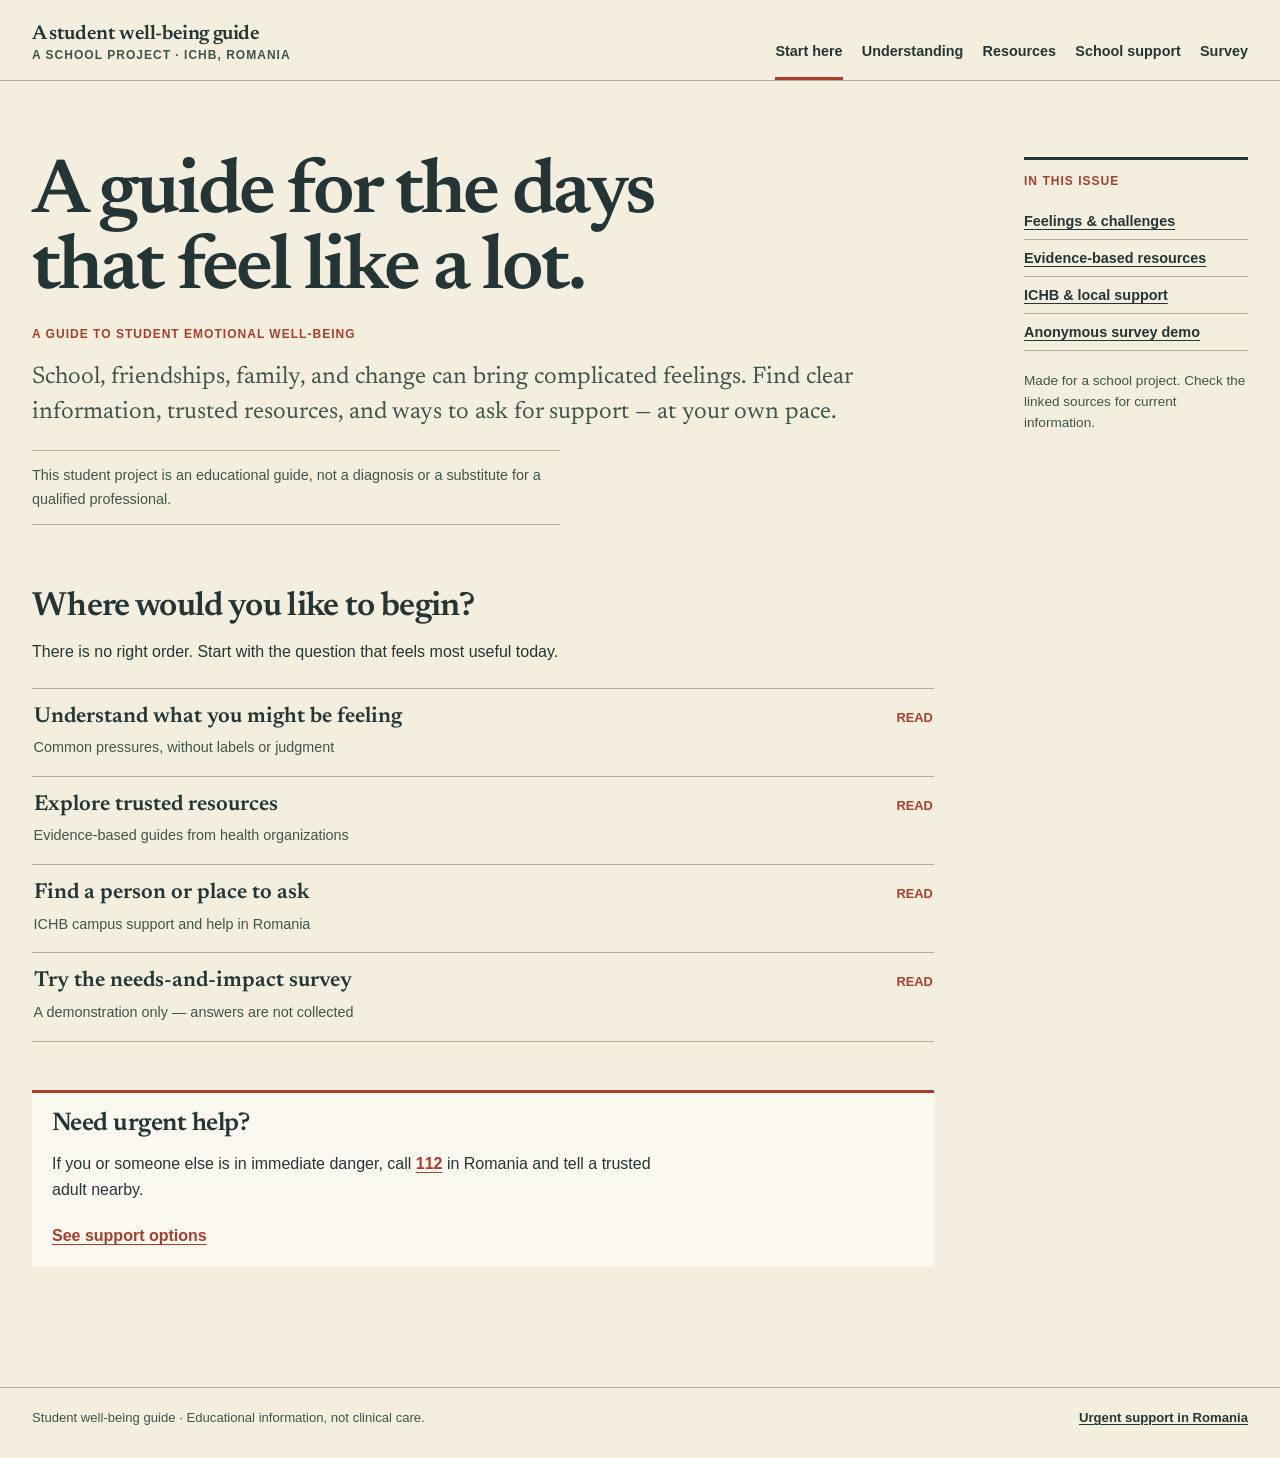
<file: index.html>
<!doctype html>
<html lang="en">
  <head>
    <meta charset="utf-8" />
    <meta name="viewport" content="width=device-width, initial-scale=1" />
    <meta
      name="description"
      content="A student project guide to emotional well-being, trusted resources, and school support."
    />
    <title>A guide for the days that feel like a lot — Student well-being guide</title>
    <link rel="stylesheet" href="styles.css" />
  </head>
  <body>
    <a class="skip-link" href="#main">Skip to content</a>
    <header class="site-header">
      <div class="header-inner">
        <a class="wordmark" href="index.html" aria-label="Student well-being guide, start here">
          <span class="wordmark-title">A student well-being guide</span>
          <span class="wordmark-note">A school project · ICHB, Romania</span>
        </a>
        <nav class="site-nav" aria-label="Primary navigation">
          <a href="index.html" aria-current="page">Start here</a>
          <a href="wellbeing.html">Understanding</a>
          <a href="resources.html">Resources</a>
          <a href="support.html">School support</a>
          <a href="survey.html">Survey</a>
        </nav>
      </div>
    </header>

    <main id="main" class="page-wrap">
      <div class="page-layout home-layout">
        <article class="reading-column">
          <h1>A guide for the days that feel like a lot.</h1>
          <p class="edition-line">A guide to student emotional well-being</p>
          <p class="lead">
            School, friendships, family, and change can bring complicated feelings.
            Find clear information, trusted resources, and ways to ask for support —
            at your own pace.
          </p>
          <p class="intro-note">
            This student project is an educational guide, not a diagnosis or a
            substitute for a qualified professional.
          </p>

          <section class="opening-section" aria-labelledby="start-heading">
            <h2 id="start-heading">Where would you like to begin?</h2>
            <p>
              There is no right order. Start with the question that feels most useful
              today.
            </p>
            <ol class="contents-list">
              <li>
                <a href="wellbeing.html">
                  <span class="list-title">Understand what you might be feeling</span>
                  <span class="list-note">Common pressures, without labels or judgment</span>
                </a>
              </li>
              <li>
                <a href="resources.html">
                  <span class="list-title">Explore trusted resources</span>
                  <span class="list-note">Evidence-based guides from health organizations</span>
                </a>
              </li>
              <li>
                <a href="support.html">
                  <span class="list-title">Find a person or place to ask</span>
                  <span class="list-note">ICHB campus support and help in Romania</span>
                </a>
              </li>
              <li>
                <a href="survey.html">
                  <span class="list-title">Try the needs-and-impact survey</span>
                  <span class="list-note">A demonstration only — answers are not collected</span>
                </a>
              </li>
            </ol>
          </section>

          <aside class="urgent-note" aria-labelledby="urgent-heading">
            <h2 id="urgent-heading">Need urgent help?</h2>
            <p>
              If you or someone else is in immediate danger, call
              <a href="tel:112">112</a> in Romania and tell a trusted adult nearby.
            </p>
            <a class="text-link" href="support.html#urgent-help">See support options</a>
          </aside>
        </article>

        <aside class="contents-rail" aria-label="About this guide">
          <p class="rail-heading">In this issue</p>
          <ul>
            <li><a href="wellbeing.html">Feelings &amp; challenges</a></li>
            <li><a href="resources.html">Evidence-based resources</a></li>
            <li><a href="support.html">ICHB &amp; local support</a></li>
            <li><a href="survey.html">Anonymous survey demo</a></li>
          </ul>
          <p class="rail-note">
            Made for a school project. Check the linked sources for current
            information.
          </p>
        </aside>
      </div>
    </main>

    <footer class="site-footer">
      <div class="footer-inner">
        <p>Student well-being guide · Educational information, not clinical care.</p>
        <a href="support.html#urgent-help">Urgent support in Romania</a>
      </div>
    </footer>
  </body>
</html>
</file>
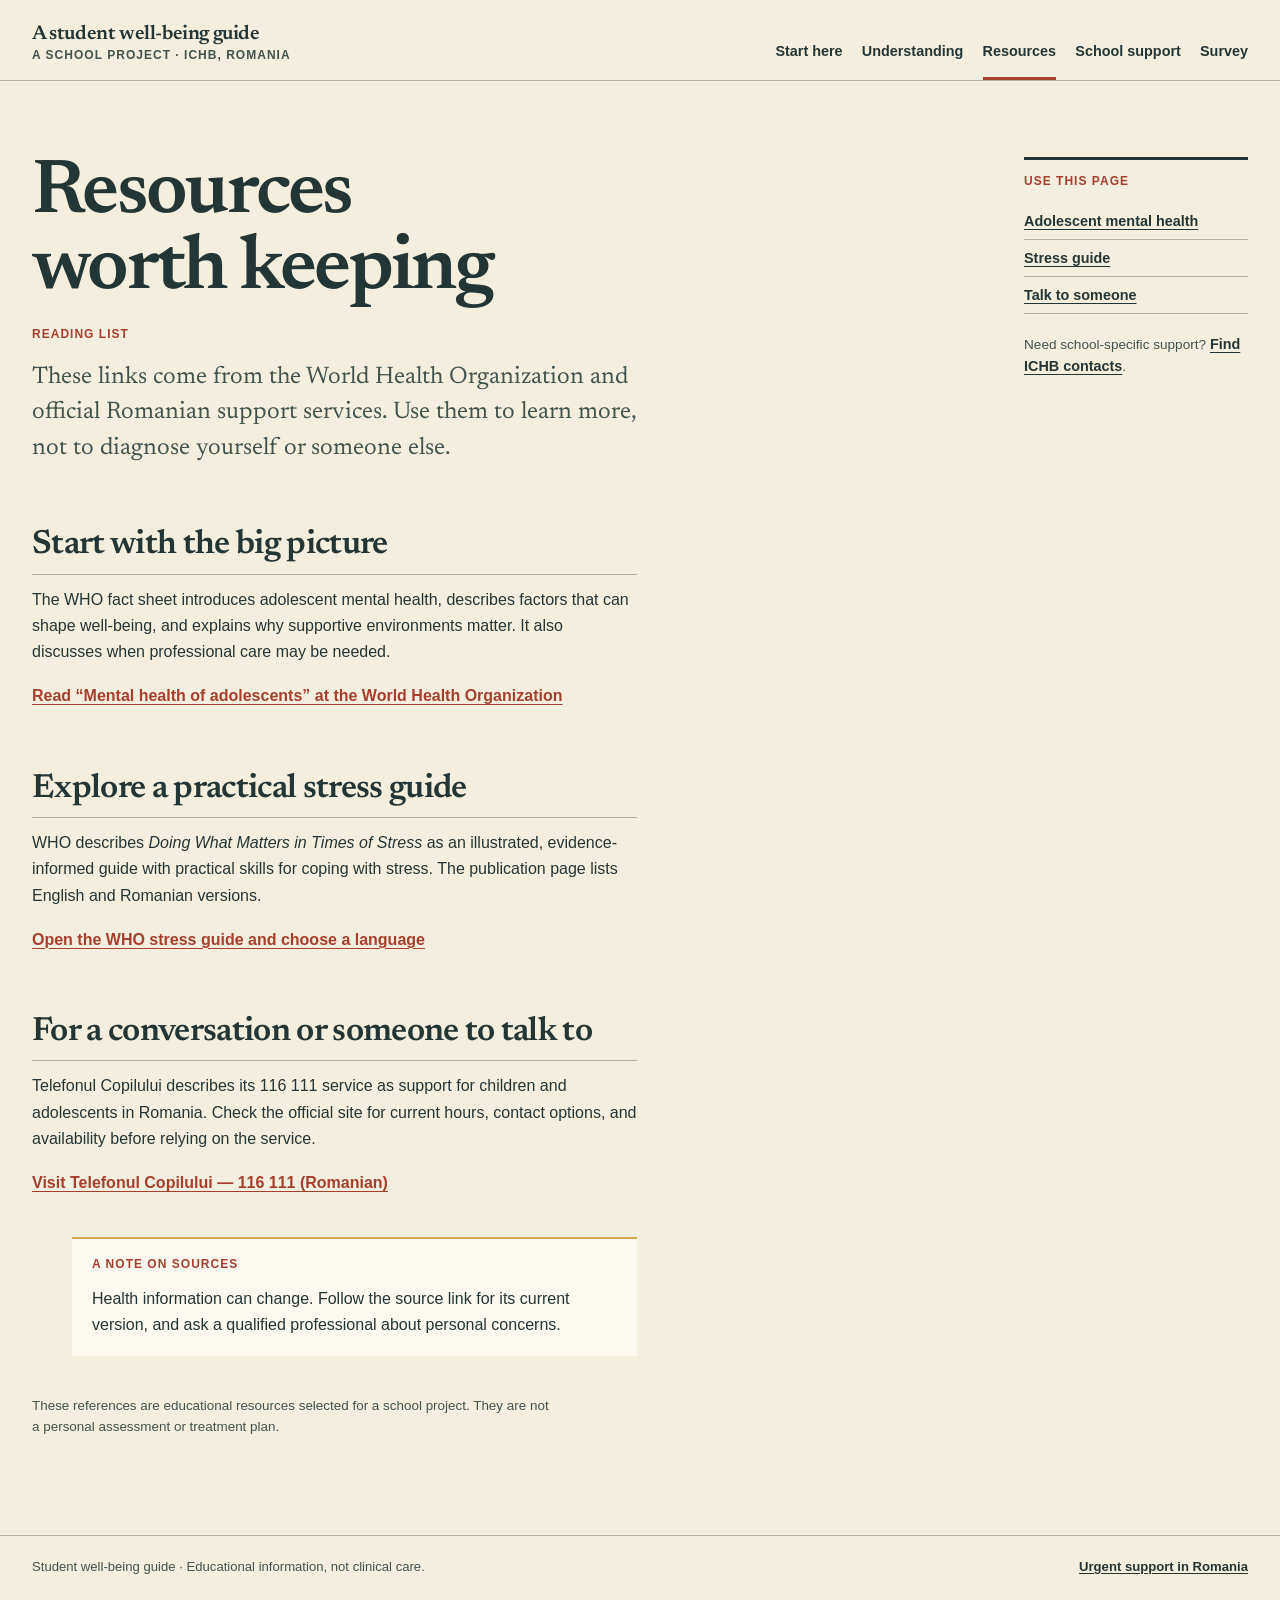
<file: resources.html>
<!doctype html>
<html lang="en">
  <head>
    <meta charset="utf-8" />
    <meta name="viewport" content="width=device-width, initial-scale=1" />
    <meta
      name="description"
      content="Explore trusted, source-attributed resources about adolescent mental health and stress."
    />
    <title>Trusted resources — Student well-being guide</title>
    <link rel="stylesheet" href="styles.css" />
  </head>
  <body>
    <a class="skip-link" href="#main">Skip to content</a>
    <header class="site-header">
      <div class="header-inner">
        <a class="wordmark" href="index.html" aria-label="Student well-being guide, start here">
          <span class="wordmark-title">A student well-being guide</span>
          <span class="wordmark-note">A school project · ICHB, Romania</span>
        </a>
        <nav class="site-nav" aria-label="Primary navigation">
          <a href="index.html">Start here</a>
          <a href="wellbeing.html">Understanding</a>
          <a href="resources.html" aria-current="page">Resources</a>
          <a href="support.html">School support</a>
          <a href="survey.html">Survey</a>
        </nav>
      </div>
    </header>

    <main id="main" class="page-wrap">
      <div class="page-layout">
        <article class="reading-column">
          <h1>Resources worth keeping</h1>
          <p class="edition-line">Reading list</p>
          <p class="lead">
            These links come from the World Health Organization and official
            Romanian support services. Use them to learn more, not to diagnose
            yourself or someone else.
          </p>

          <section class="article-section">
            <h2 id="adolescent-mental-health">Start with the big picture</h2>
            <p>
              The WHO fact sheet introduces adolescent mental health, describes
              factors that can shape well-being, and explains why supportive
              environments matter. It also discusses when professional care may
              be needed.
            </p>
            <p class="resource-link">
              <a href="https://www.who.int/news-room/fact-sheets/detail/adolescent-mental-health">
                Read “Mental health of adolescents” at the World Health Organization
              </a>
            </p>
          </section>

          <section class="article-section">
            <h2 id="stress-guide">Explore a practical stress guide</h2>
            <p>
              WHO describes <em>Doing What Matters in Times of Stress</em> as an
              illustrated, evidence-informed guide with practical skills for
              coping with stress. The publication page lists English and Romanian
              versions.
            </p>
            <p class="resource-link">
              <a href="https://www.who.int/publications/i/item/9789240003927">
                Open the WHO stress guide and choose a language
              </a>
            </p>
          </section>

          <section class="article-section">
            <h2 id="talk-to-someone">For a conversation or someone to talk to</h2>
            <p>
              Telefonul Copilului describes its 116 111 service as support for
              children and adolescents in Romania. Check the official site for
              current hours, contact options, and availability before relying on
              the service.
            </p>
            <p class="resource-link">
              <a href="https://116111.ro/">
                Visit Telefonul Copilului — 116 111 (Romanian)
              </a>
            </p>
          </section>

          <aside class="margin-note">
            <p class="rail-heading">A note on sources</p>
            <p>
              Health information can change. Follow the source link for its
              current version, and ask a qualified professional about personal
              concerns.
            </p>
          </aside>

          <p class="source-note">
            These references are educational resources selected for a school
            project. They are not a personal assessment or treatment plan.
          </p>
        </article>

        <aside class="contents-rail" aria-label="Resource notes">
          <p class="rail-heading">Use this page</p>
          <ul>
            <li><a href="#adolescent-mental-health">Adolescent mental health</a></li>
            <li><a href="#stress-guide">Stress guide</a></li>
            <li><a href="#talk-to-someone">Talk to someone</a></li>
          </ul>
          <p class="rail-note">
            Need school-specific support?
            <a href="support.html">Find ICHB contacts</a>.
          </p>
        </aside>
      </div>
    </main>

    <footer class="site-footer">
      <div class="footer-inner">
        <p>Student well-being guide · Educational information, not clinical care.</p>
        <a href="support.html#urgent-help">Urgent support in Romania</a>
      </div>
    </footer>
  </body>
</html>
</file>
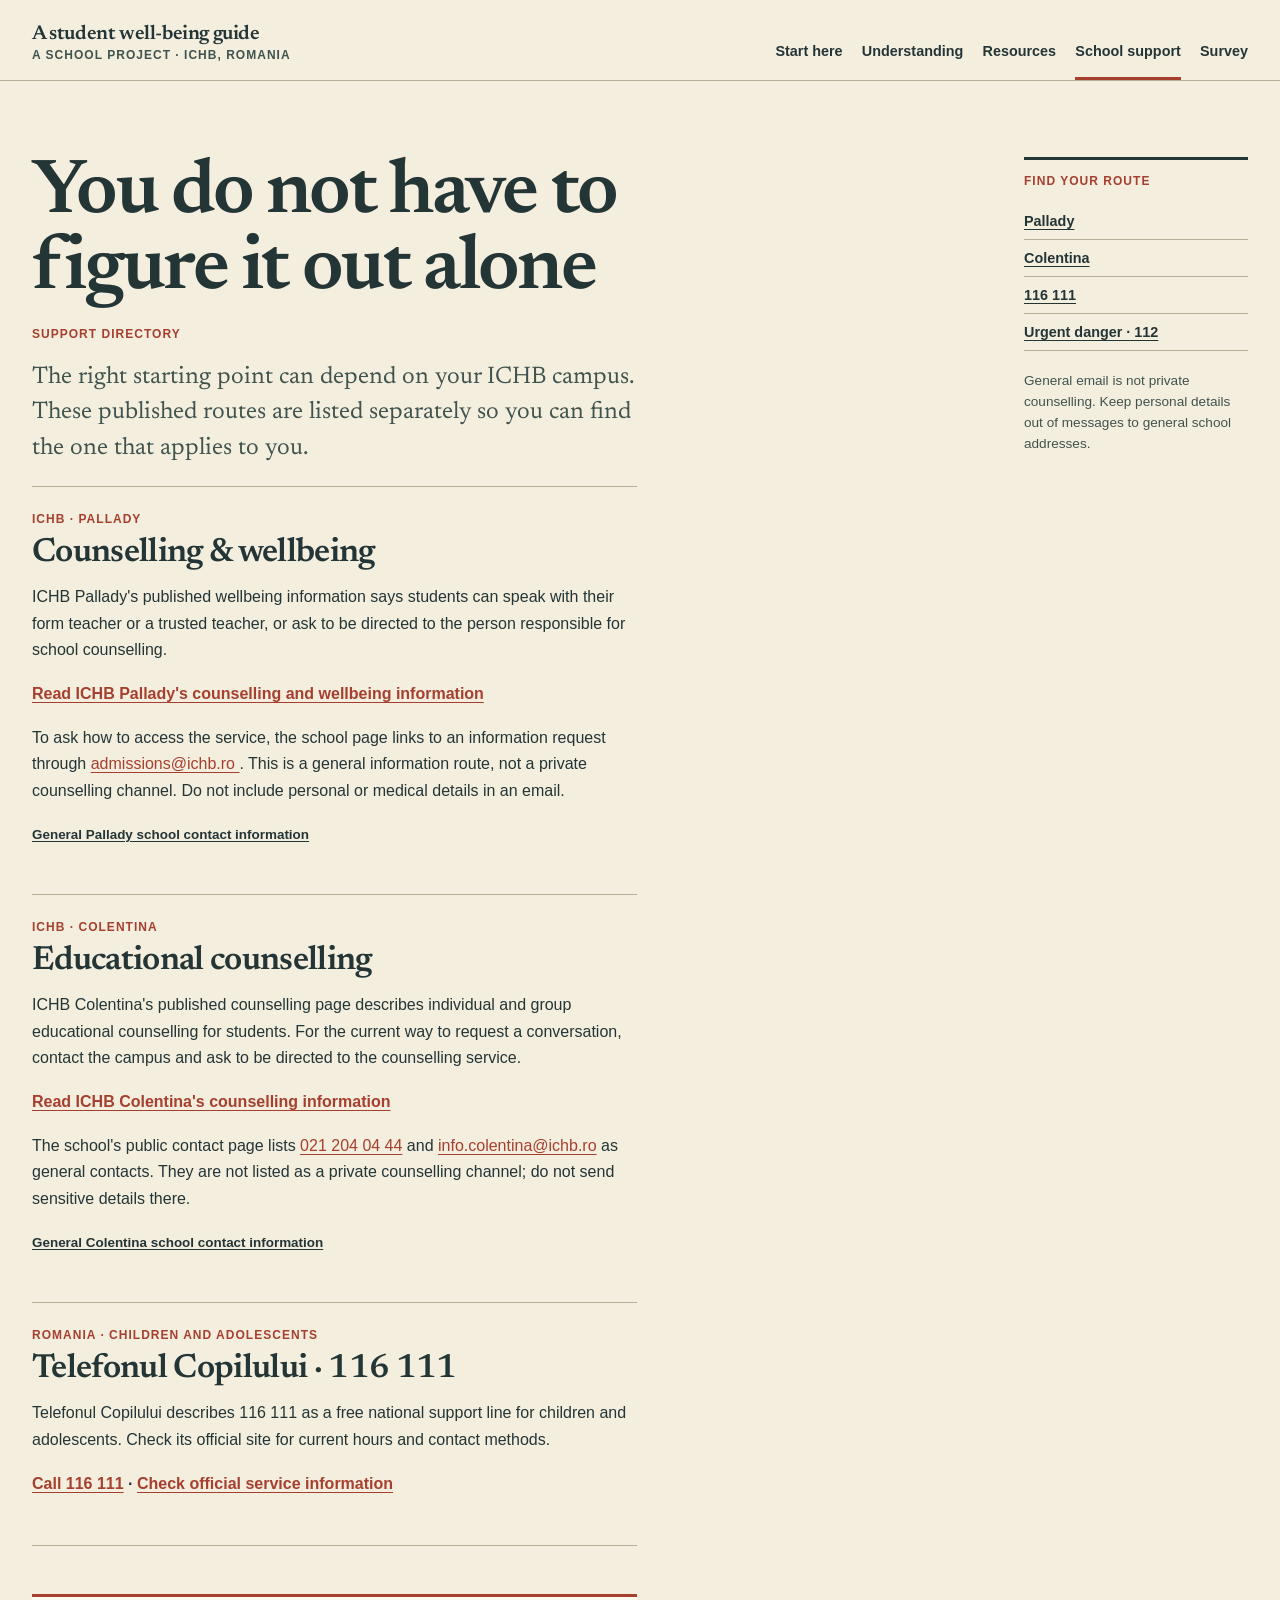
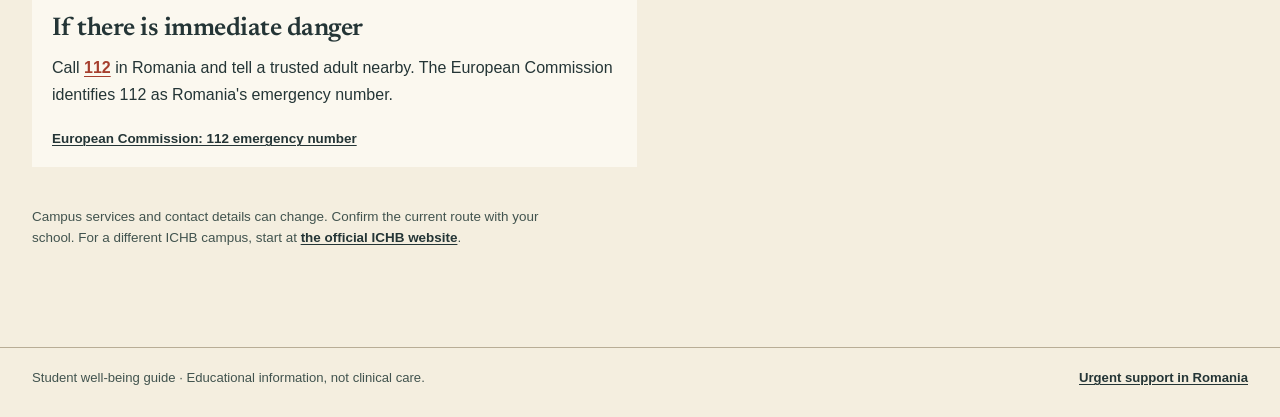
<file: support.html>
<!doctype html>
<html lang="en">
  <head>
    <meta charset="utf-8" />
    <meta name="viewport" content="width=device-width, initial-scale=1" />
    <meta
      name="description"
      content="Verified school support routes for ICHB Pallady and Colentina, plus Romanian child and emergency help."
    />
    <title>School support — Student well-being guide</title>
    <link rel="stylesheet" href="styles.css" />
  </head>
  <body>
    <a class="skip-link" href="#main">Skip to content</a>
    <header class="site-header">
      <div class="header-inner">
        <a class="wordmark" href="index.html" aria-label="Student well-being guide, start here">
          <span class="wordmark-title">A student well-being guide</span>
          <span class="wordmark-note">A school project · ICHB, Romania</span>
        </a>
        <nav class="site-nav" aria-label="Primary navigation">
          <a href="index.html">Start here</a>
          <a href="wellbeing.html">Understanding</a>
          <a href="resources.html">Resources</a>
          <a href="support.html" aria-current="page">School support</a>
          <a href="survey.html">Survey</a>
        </nav>
      </div>
    </header>

    <main id="main" class="page-wrap">
      <div class="page-layout">
        <article class="reading-column">
          <h1>You do not have to figure it out alone</h1>
          <p class="edition-line">Support directory</p>
          <p class="lead">
            The right starting point can depend on your ICHB campus. These
            published routes are listed separately so you can find the one that
            applies to you.
          </p>

          <section class="directory-entry" aria-labelledby="pallady-heading">
            <p class="entry-label">ICHB · Pallady</p>
            <h2 id="pallady-heading">Counselling &amp; wellbeing</h2>
            <p>
              ICHB Pallady's published wellbeing information says students can
              speak with their form teacher or a trusted teacher, or ask to be
              directed to the person responsible for school counselling.
            </p>
            <p class="resource-link">
              <a href="https://pallady.ichb.ro/consiliere-wellbeing/">
                Read ICHB Pallady's counselling and wellbeing information
              </a>
            </p>
            <p>
              To ask how to access the service, the school page links to an
              information request through
              <a href="mailto:admissions@ichb.ro?subject=School%20counselling%20information">
                admissions@ichb.ro
              </a>.
              This is a general information route, not a private counselling
              channel. Do not include personal or medical details in an email.
            </p>
            <p class="source-note">
              <a href="https://pallady.ichb.ro/contact/">
                General Pallady school contact information
              </a>
            </p>
          </section>

          <section class="directory-entry" aria-labelledby="colentina-heading">
            <p class="entry-label">ICHB · Colentina</p>
            <h2 id="colentina-heading">Educational counselling</h2>
            <p>
              ICHB Colentina's published counselling page describes individual
              and group educational counselling for students. For the current
              way to request a conversation, contact the campus and ask to be
              directed to the counselling service.
            </p>
            <p class="resource-link">
              <a href="https://colentina.ichb.ro/consilier/">
                Read ICHB Colentina's counselling information
              </a>
            </p>
            <p>
              The school's public contact page lists
              <a href="tel:+40212040444">021 204 04 44</a> and
              <a href="mailto:info.colentina@ichb.ro">info.colentina@ichb.ro</a>
              as general contacts. They are not listed as a private counselling
              channel; do not send sensitive details there.
            </p>
            <p class="source-note">
              <a href="https://colentina.ichb.ro/contact/">
                General Colentina school contact information
              </a>
            </p>
          </section>

          <section class="directory-entry" aria-labelledby="national-heading">
            <p class="entry-label">Romania · Children and adolescents</p>
            <h2 id="national-heading">Telefonul Copilului · 116 111</h2>
            <p>
              Telefonul Copilului describes 116 111 as a free national support
              line for children and adolescents. Check its official site for
              current hours and contact methods.
            </p>
            <p class="resource-link">
              <a href="tel:116111">Call 116 111</a>
              <span aria-hidden="true"> · </span>
              <a href="https://116111.ro/">Check official service information</a>
            </p>
          </section>

          <aside class="urgent-note" id="urgent-help" aria-labelledby="urgent-heading">
            <h2 id="urgent-heading">If there is immediate danger</h2>
            <p>
              Call <a href="tel:112">112</a> in Romania and tell a trusted adult
              nearby. The European Commission identifies 112 as Romania's
              emergency number.
            </p>
            <p class="source-note">
              <a href="https://digital-strategy.ec.europa.eu/en/policies/112">
                European Commission: 112 emergency number
              </a>
            </p>
          </aside>

          <p class="source-note">
            Campus services and contact details can change. Confirm the current
            route with your school. For a different ICHB campus, start at
            <a href="https://ichb.ro/">the official ICHB website</a>.
          </p>
        </article>

        <aside class="contents-rail" aria-label="Support guide">
          <p class="rail-heading">Find your route</p>
          <ul>
            <li><a href="#pallady-heading">Pallady</a></li>
            <li><a href="#colentina-heading">Colentina</a></li>
            <li><a href="#national-heading">116 111</a></li>
            <li><a href="#urgent-help">Urgent danger · 112</a></li>
          </ul>
          <p class="rail-note">
            General email is not private counselling. Keep personal details out
            of messages to general school addresses.
          </p>
        </aside>
      </div>
    </main>

    <footer class="site-footer">
      <div class="footer-inner">
        <p>Student well-being guide · Educational information, not clinical care.</p>
        <a href="#urgent-help">Urgent support in Romania</a>
      </div>
    </footer>
  </body>
</html>
</file>
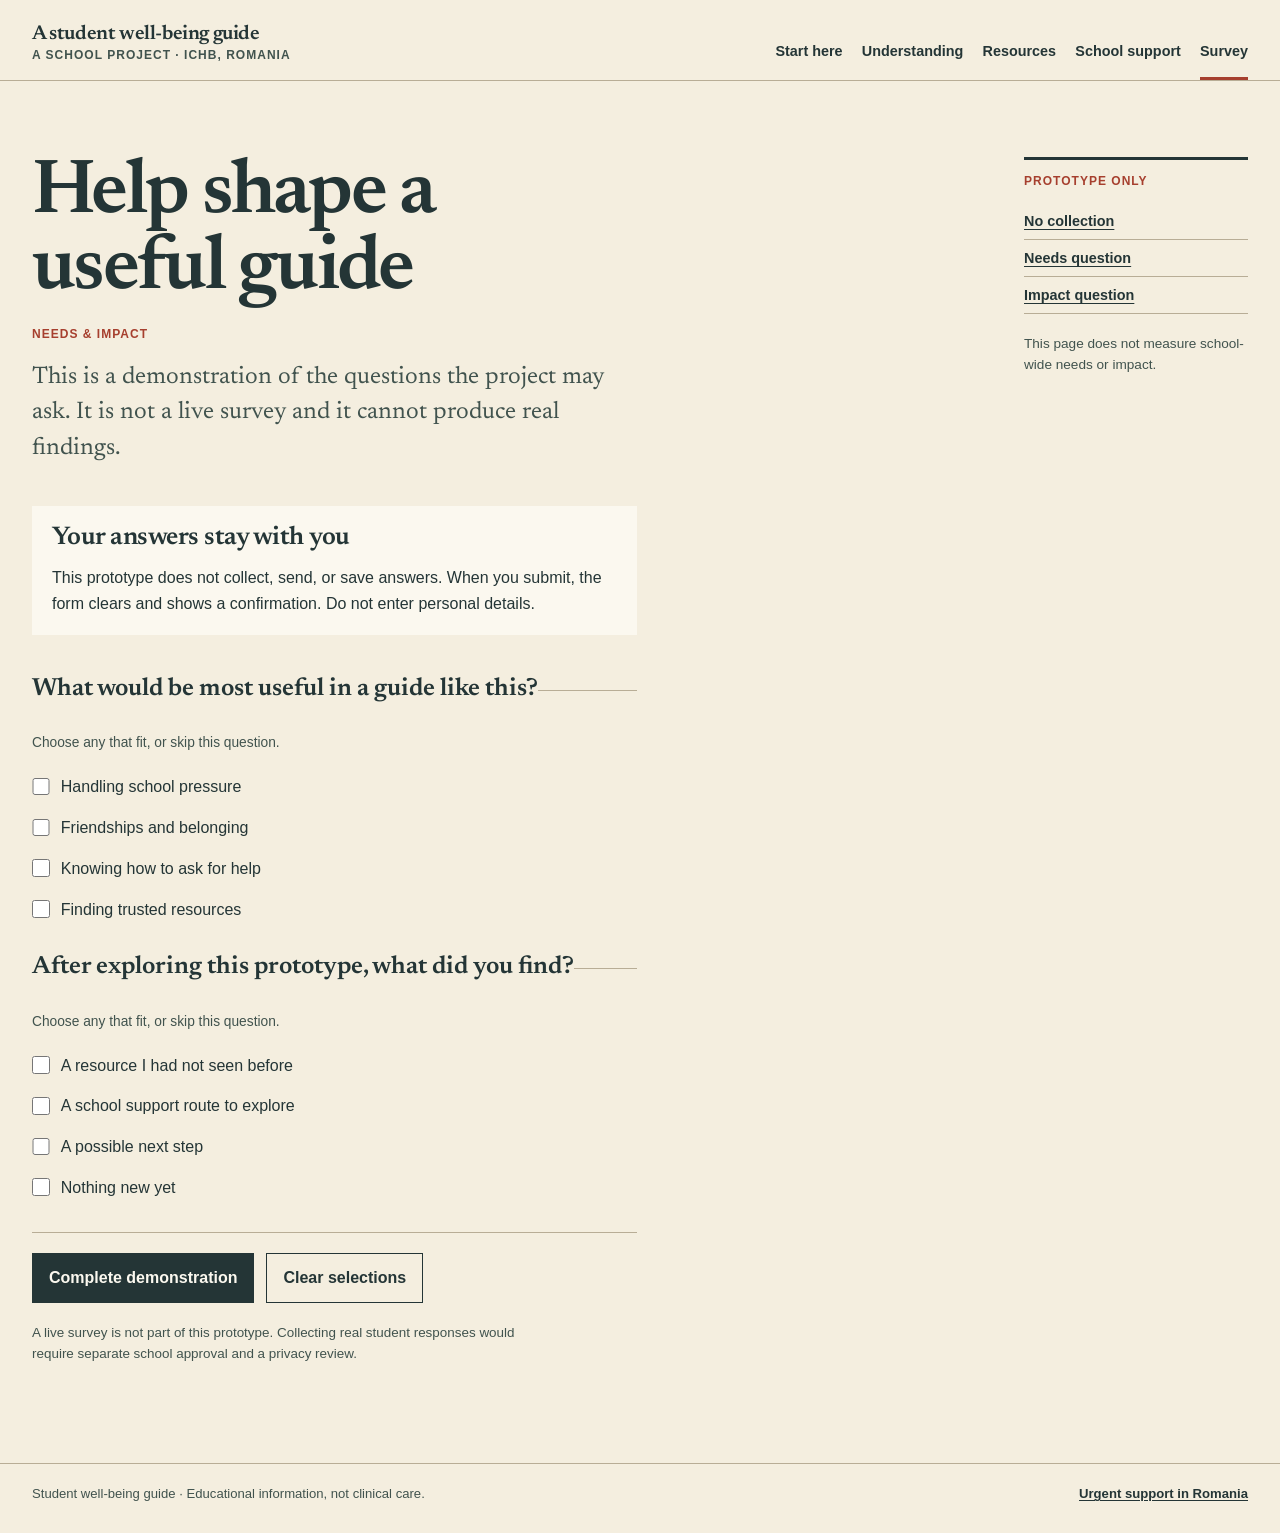
<file: survey.html>
<!doctype html>
<html lang="en">
  <head>
    <meta charset="utf-8" />
    <meta name="viewport" content="width=device-width, initial-scale=1" />
    <meta
      name="description"
      content="Try a private, non-collecting demonstration of the project's student needs-and-impact survey."
    />
    <title>Survey demonstration — Student well-being guide</title>
    <link rel="stylesheet" href="styles.css" />
    <script src="survey.js" defer></script>
  </head>
  <body>
    <a class="skip-link" href="#main">Skip to content</a>
    <header class="site-header">
      <div class="header-inner">
        <a class="wordmark" href="index.html" aria-label="Student well-being guide, start here">
          <span class="wordmark-title">A student well-being guide</span>
          <span class="wordmark-note">A school project · ICHB, Romania</span>
        </a>
        <nav class="site-nav" aria-label="Primary navigation">
          <a href="index.html">Start here</a>
          <a href="wellbeing.html">Understanding</a>
          <a href="resources.html">Resources</a>
          <a href="support.html">School support</a>
          <a href="survey.html" aria-current="page">Survey</a>
        </nav>
      </div>
    </header>

    <main id="main" class="page-wrap">
      <div class="page-layout">
        <article class="reading-column">
          <h1>Help shape a useful guide</h1>
          <p class="edition-line">Needs &amp; impact</p>
          <p class="lead">
            This is a demonstration of the questions the project may ask. It is
            not a live survey and it cannot produce real findings.
          </p>

          <aside class="privacy-note" aria-labelledby="privacy-heading">
            <h2 id="privacy-heading">Your answers stay with you</h2>
            <p>
              This prototype does not collect, send, or save answers. When you
              submit, the form clears and shows a confirmation. Do not enter
              personal details.
            </p>
          </aside>

          <form class="survey-form" data-survey-form>
            <fieldset class="survey-question" id="needs-question" data-survey-fields disabled>
              <legend>What would be most useful in a guide like this?</legend>
              <p class="field-hint">Choose any that fit, or skip this question.</p>
              <label class="choice-row">
                <input type="checkbox" name="needs" value="school-pressure" />
                <span>Handling school pressure</span>
              </label>
              <label class="choice-row">
                <input type="checkbox" name="needs" value="friendships" />
                <span>Friendships and belonging</span>
              </label>
              <label class="choice-row">
                <input type="checkbox" name="needs" value="asking-for-help" />
                <span>Knowing how to ask for help</span>
              </label>
              <label class="choice-row">
                <input type="checkbox" name="needs" value="trusted-resources" />
                <span>Finding trusted resources</span>
              </label>
            </fieldset>

            <fieldset class="survey-question" id="impact-question" data-survey-fields disabled>
              <legend>After exploring this prototype, what did you find?</legend>
              <p class="field-hint">Choose any that fit, or skip this question.</p>
              <label class="choice-row">
                <input type="checkbox" name="impact" value="new-resource" />
                <span>A resource I had not seen before</span>
              </label>
              <label class="choice-row">
                <input type="checkbox" name="impact" value="school-route" />
                <span>A school support route to explore</span>
              </label>
              <label class="choice-row">
                <input type="checkbox" name="impact" value="next-step" />
                <span>A possible next step</span>
              </label>
              <label class="choice-row">
                <input type="checkbox" name="impact" value="nothing-new" />
                <span>Nothing new yet</span>
              </label>
            </fieldset>

            <div class="form-actions">
              <button class="button button-primary" type="submit" data-survey-submit disabled>
                Complete demonstration
              </button>
              <button class="button button-quiet" type="reset">Clear selections</button>
            </div>
            <p class="survey-status" data-survey-status role="status" aria-live="polite" tabindex="-1" hidden>
              Thanks for trying the demonstration. Nothing was sent or saved.
            </p>
          </form>

          <noscript>
            <p class="privacy-note">
              JavaScript is needed to try this demonstration. The questions stay
              disabled without it, so no answers can be submitted.
            </p>
          </noscript>

          <p class="source-note">
            A live survey is not part of this prototype. Collecting real student
            responses would require separate school approval and a privacy review.
          </p>
        </article>

        <aside class="contents-rail" aria-label="Survey information">
          <p class="rail-heading">Prototype only</p>
          <ul>
            <li><a href="#privacy-heading">No collection</a></li>
            <li><a href="#needs-question">Needs question</a></li>
            <li><a href="#impact-question">Impact question</a></li>
          </ul>
          <p class="rail-note">
            This page does not measure school-wide needs or impact.
          </p>
        </aside>
      </div>
    </main>

    <footer class="site-footer">
      <div class="footer-inner">
        <p>Student well-being guide · Educational information, not clinical care.</p>
        <a href="support.html#urgent-help">Urgent support in Romania</a>
      </div>
    </footer>
  </body>
</html>
</file>
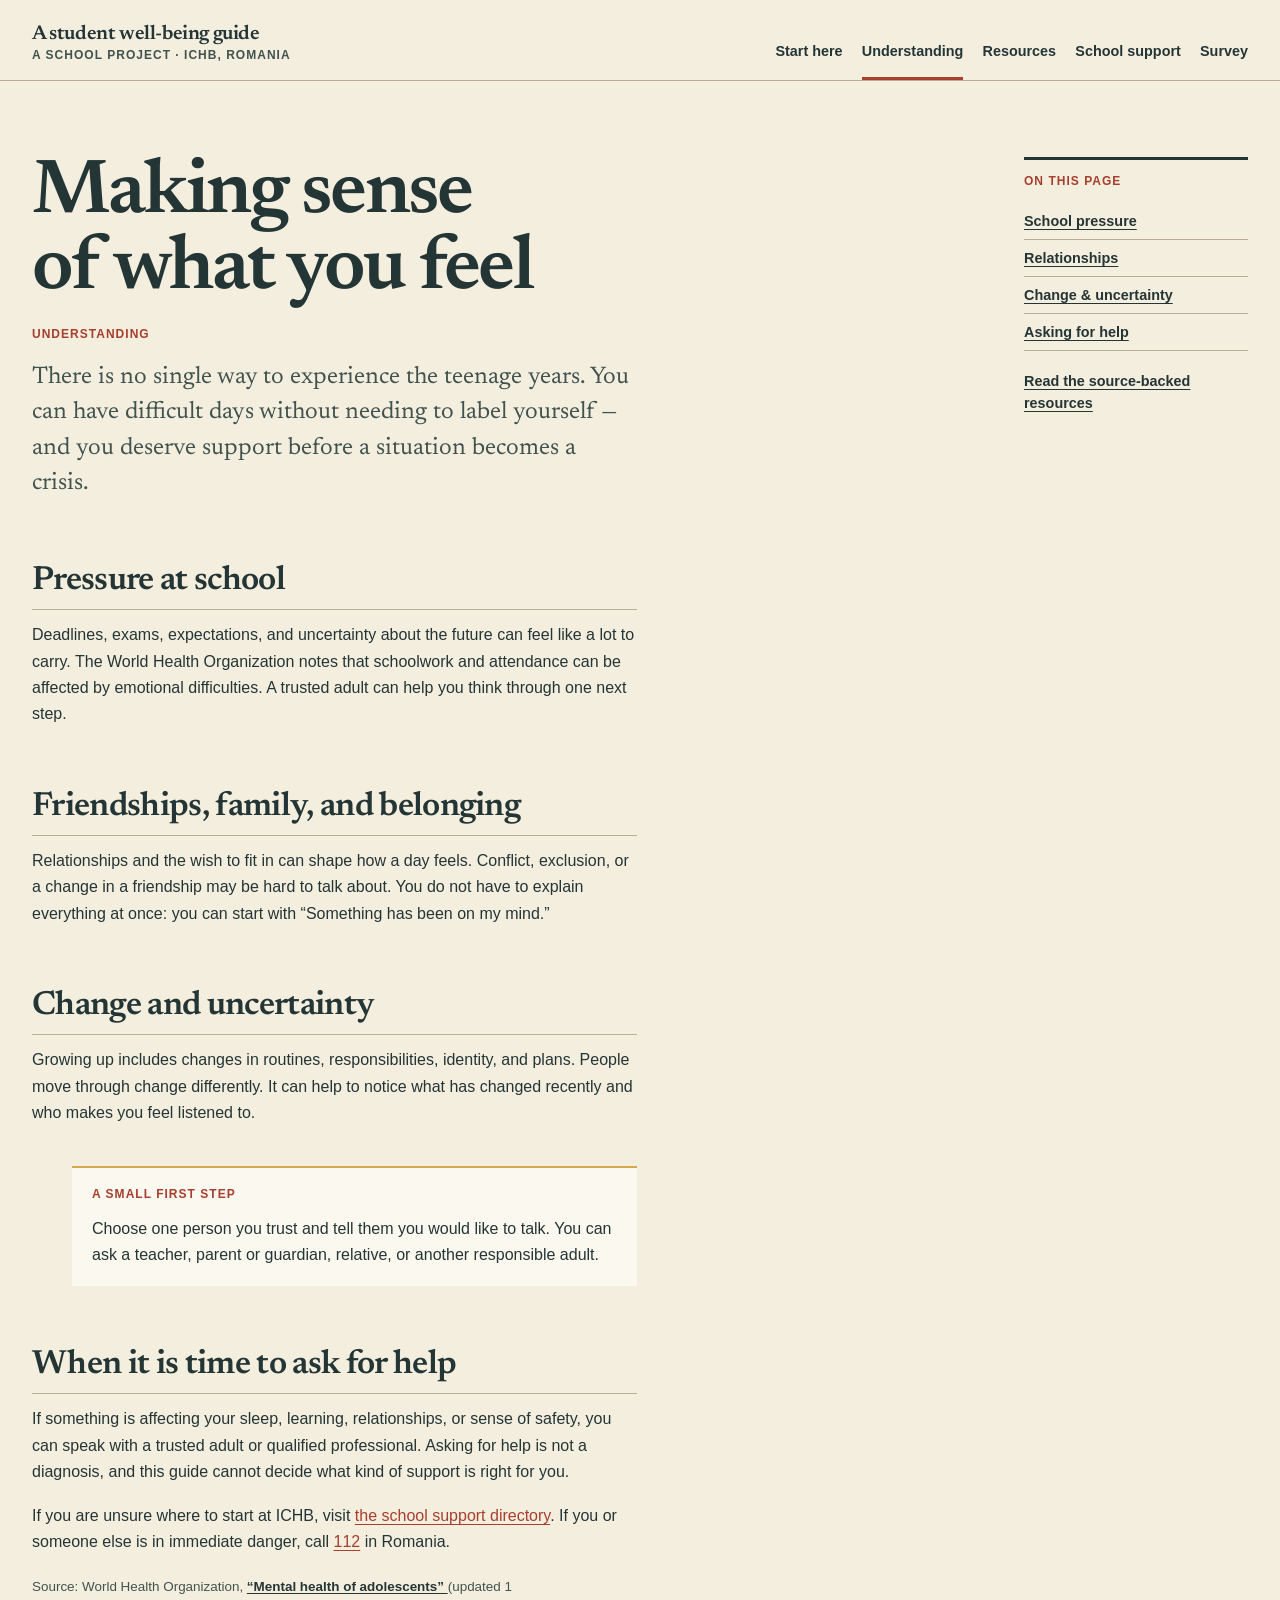
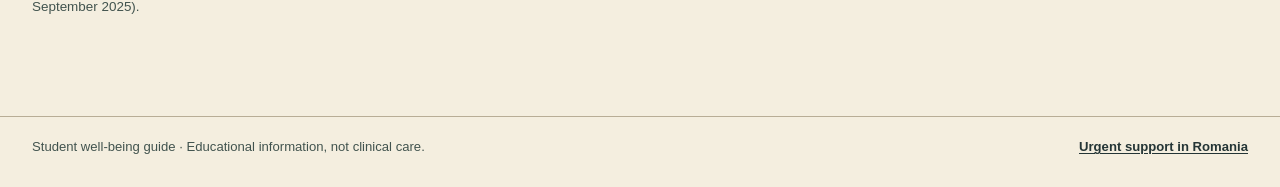
<file: wellbeing.html>
<!doctype html>
<html lang="en">
  <head>
    <meta charset="utf-8" />
    <meta name="viewport" content="width=device-width, initial-scale=1" />
    <meta
      name="description"
      content="A nonjudgmental introduction to common emotional pressures faced by teenagers."
    />
    <title>Understanding emotions — Student well-being guide</title>
    <link rel="stylesheet" href="styles.css" />
  </head>
  <body>
    <a class="skip-link" href="#main">Skip to content</a>
    <header class="site-header">
      <div class="header-inner">
        <a class="wordmark" href="index.html" aria-label="Student well-being guide, start here">
          <span class="wordmark-title">A student well-being guide</span>
          <span class="wordmark-note">A school project · ICHB, Romania</span>
        </a>
        <nav class="site-nav" aria-label="Primary navigation">
          <a href="index.html">Start here</a>
          <a href="wellbeing.html" aria-current="page">Understanding</a>
          <a href="resources.html">Resources</a>
          <a href="support.html">School support</a>
          <a href="survey.html">Survey</a>
        </nav>
      </div>
    </header>

    <main id="main" class="page-wrap">
      <div class="page-layout">
        <article class="reading-column">
          <h1>Making sense of what you feel</h1>
          <p class="edition-line">Understanding</p>
          <p class="lead">
            There is no single way to experience the teenage years. You can have
            difficult days without needing to label yourself — and you deserve
            support before a situation becomes a crisis.
          </p>

          <section class="article-section">
            <h2 id="school-pressure">Pressure at school</h2>
            <p>
              Deadlines, exams, expectations, and uncertainty about the future can
              feel like a lot to carry. The World Health Organization notes that
              schoolwork and attendance can be affected by emotional difficulties.
              A trusted adult can help you think through one next step.
            </p>
          </section>

          <section class="article-section">
            <h2 id="relationships">Friendships, family, and belonging</h2>
            <p>
              Relationships and the wish to fit in can shape how a day feels.
              Conflict, exclusion, or a change in a friendship may be hard to talk
              about. You do not have to explain everything at once: you can start
              with “Something has been on my mind.”
            </p>
          </section>

          <section class="article-section">
            <h2 id="change-and-uncertainty">Change and uncertainty</h2>
            <p>
              Growing up includes changes in routines, responsibilities, identity,
              and plans. People move through change differently. It can help to
              notice what has changed recently and who makes you feel listened to.
            </p>
          </section>

          <aside class="margin-note">
            <p class="rail-heading">A small first step</p>
            <p>
              Choose one person you trust and tell them you would like to talk.
              You can ask a teacher, parent or guardian, relative, or another
              responsible adult.
            </p>
          </aside>

          <section class="article-section">
            <h2 id="asking-for-help">When it is time to ask for help</h2>
            <p>
              If something is affecting your sleep, learning, relationships, or
              sense of safety, you can speak with a trusted adult or qualified
              professional. Asking for help is not a diagnosis, and this guide
              cannot decide what kind of support is right for you.
            </p>
            <p>
              If you are unsure where to start at ICHB, visit
              <a href="support.html">the school support directory</a>. If you or
              someone else is in immediate danger, call
              <a href="tel:112">112</a> in Romania.
            </p>
          </section>

          <p class="source-note">
            Source: World Health Organization,
            <a href="https://www.who.int/news-room/fact-sheets/detail/adolescent-mental-health">
              “Mental health of adolescents”
            </a>
            (updated 1 September 2025).
          </p>
        </article>

        <aside class="contents-rail" aria-label="On this page">
          <p class="rail-heading">On this page</p>
          <ul>
            <li><a href="#school-pressure">School pressure</a></li>
            <li><a href="#relationships">Relationships</a></li>
            <li><a href="#change-and-uncertainty">Change &amp; uncertainty</a></li>
            <li><a href="#asking-for-help">Asking for help</a></li>
          </ul>
          <p class="rail-note">
            <a href="resources.html">Read the source-backed resources</a>
          </p>
        </aside>
      </div>
    </main>

    <footer class="site-footer">
      <div class="footer-inner">
        <p>Student well-being guide · Educational information, not clinical care.</p>
        <a href="support.html#urgent-help">Urgent support in Romania</a>
      </div>
    </footer>
  </body>
</html>
</file>
<file: styles.css>
@font-face {
  font-family: "Newsreader";
  src: url("assets/Newsreader-Regular.ttf") format("truetype");
  font-style: normal;
  font-weight: 400;
  font-display: swap;
}

@font-face {
  font-family: "Newsreader";
  src: url("assets/Newsreader-SemiBold.ttf") format("truetype");
  font-style: normal;
  font-weight: 600;
  font-display: swap;
}

:root {
  color-scheme: light;
  --paper: #f4eedf;
  --paper-light: #fbf8ef;
  --ink: #243536;
  --ink-soft: #41534e;
  --terracotta: #a63f2e;
  --gold: #d4a84d;
  --line: #b8ad96;
  --focus: #253f38;
  --serif: "Newsreader", Georgia, "Times New Roman", serif;
  --sans: "Segoe UI", "Helvetica Neue", Arial, sans-serif;
  --measure: 68ch;
}

* {
  box-sizing: border-box;
}

html {
  background: var(--paper);
  color: var(--ink);
  scroll-behavior: smooth;
  scrollbar-color: var(--ink-soft) var(--paper);
}

body {
  min-width: 320px;
  margin: 0;
  background: var(--paper);
  color: var(--ink);
  font-family: var(--sans);
  font-size: 1rem;
  line-height: 1.65;
}

::selection {
  background: var(--ink);
  color: var(--paper-light);
}

a {
  color: var(--terracotta);
  text-decoration-thickness: 1px;
  text-underline-offset: 0.18em;
}

a:hover {
  color: var(--ink);
}

a:focus-visible,
button:focus-visible,
input:focus-visible {
  outline: 3px solid var(--focus);
  outline-offset: 3px;
}

.skip-link {
  position: absolute;
  z-index: 5;
  top: 0.75rem;
  left: 0.75rem;
  padding: 0.65rem 0.9rem;
  transform: translateY(-180%);
  background: var(--ink);
  color: var(--paper-light);
}

.skip-link:focus {
  transform: translateY(0);
}

.site-header {
  border-bottom: 1px solid var(--line);
}

.header-inner,
.page-wrap,
.footer-inner {
  width: min(100% - 3rem, 76rem);
  margin-inline: auto;
}

.header-inner {
  display: flex;
  align-items: end;
  justify-content: space-between;
  gap: 1.5rem;
  padding-block: 1.45rem 0;
}

.wordmark {
  display: grid;
  gap: 0.1rem;
  min-width: 13rem;
  padding-bottom: 1rem;
  color: var(--ink);
  text-decoration: none;
}

.wordmark-title {
  font-family: var(--serif);
  font-size: 1.25rem;
  font-weight: 650;
  letter-spacing: -0.02em;
  line-height: 1.1;
}

.wordmark-note,
.edition-line,
.entry-label,
.rail-heading {
  color: var(--ink-soft);
  font-size: 0.75rem;
  font-weight: 700;
  letter-spacing: 0.085em;
  line-height: 1.4;
  text-transform: uppercase;
}

.site-nav {
  display: flex;
  flex-wrap: wrap;
  justify-content: end;
  gap: 0.25rem 1.2rem;
}

.site-nav a {
  display: inline-block;
  padding: 0.65rem 0 0.8rem;
  border-bottom: 3px solid transparent;
  color: var(--ink);
  font-size: 0.9rem;
  font-weight: 600;
  text-decoration: none;
}

.site-nav a:hover,
.site-nav a[aria-current="page"] {
  border-bottom-color: var(--terracotta);
}

.page-wrap {
  min-height: calc(100vh - 11.5rem);
  padding-block: clamp(2.5rem, 6vw, 5rem) 5rem;
}

.page-layout {
  display: grid;
  grid-template-columns: minmax(0, 1fr) 14rem;
  gap: clamp(2.5rem, 7vw, 6.5rem);
  align-items: start;
}

.reading-column {
  width: min(100%, var(--measure));
}

.home-layout .reading-column {
  width: auto;
}

.edition-line {
  margin: 0 0 1.05rem;
  color: var(--terracotta);
}

h1,
h2,
h3,
p {
  margin-top: 0;
}

h1,
h2,
h3 {
  color: var(--ink);
  font-family: var(--serif);
  font-weight: 560;
}

h1 {
  max-width: 16ch;
  margin-bottom: 1.15rem;
  font-size: clamp(2.75rem, 6vw, 5rem);
  letter-spacing: -0.035em;
  line-height: 0.98;
  text-wrap: balance;
}

h2 {
  margin-bottom: 0.75rem;
  font-size: clamp(1.65rem, 3vw, 2.1rem);
  letter-spacing: -0.02em;
  line-height: 1.12;
  text-wrap: balance;
}

h3 {
  margin-bottom: 0.5rem;
  font-size: 1.35rem;
  line-height: 1.2;
}

p {
  max-width: 70ch;
  margin-bottom: 1.1rem;
}

.lead {
  max-width: 61ch;
  margin-bottom: 1.2rem;
  color: var(--ink-soft);
  font-family: var(--serif);
  font-size: clamp(1.2rem, 2vw, 1.5rem);
  line-height: 1.48;
}

.intro-note {
  max-width: 66ch;
  padding-block: 0.8rem;
  border-block: 1px solid var(--line);
  color: var(--ink-soft);
  font-size: 0.9rem;
}

.opening-section {
  margin-top: clamp(2.5rem, 5vw, 4rem);
}

.contents-list {
  margin: 1.4rem 0 0;
  padding: 0;
  border-top: 1px solid var(--line);
  list-style: none;
}

.contents-list li {
  border-bottom: 1px solid var(--line);
}

.contents-list a {
  display: grid;
  grid-template-columns: minmax(0, 1fr) auto;
  gap: 0.35rem 1rem;
  align-items: baseline;
  padding: 1rem 0.1rem;
  color: var(--ink);
  text-decoration: none;
}

.contents-list a::after {
  content: "Read";
  grid-column: 2;
  grid-row: 1 / span 2;
  color: var(--terracotta);
  font-size: 0.8rem;
  font-weight: 700;
  text-transform: uppercase;
}

.contents-list a:hover .list-title {
  color: var(--terracotta);
  text-decoration: underline;
  text-decoration-thickness: 1px;
  text-underline-offset: 0.18em;
}

.list-title {
  font-family: var(--serif);
  font-size: 1.35rem;
  font-weight: 600;
  line-height: 1.2;
}

.list-note {
  color: var(--ink-soft);
  font-size: 0.9rem;
}

.contents-rail {
  position: sticky;
  top: 1.5rem;
  padding-top: 0.8rem;
  border-top: 3px solid var(--ink);
}

.rail-heading {
  margin: 0 0 0.8rem;
  color: var(--terracotta);
}

.contents-rail ul {
  margin: 0;
  padding: 0;
  list-style: none;
}

.contents-rail li {
  padding: 0.45rem 0;
  border-bottom: 1px solid var(--line);
  line-height: 1.35;
}

.contents-rail a {
  color: var(--ink);
  font-size: 0.9rem;
  font-weight: 600;
}

.contents-rail a:hover {
  color: var(--terracotta);
}

.rail-note {
  margin-top: 1.2rem;
  color: var(--ink-soft);
  font-size: 0.85rem;
  line-height: 1.55;
}

.article-section {
  margin-top: clamp(2.4rem, 5vw, 3.8rem);
}

.article-section h2 {
  padding-bottom: 0.55rem;
  border-bottom: 1px solid var(--line);
}

.article-section p,
.directory-entry p,
.margin-note p,
.urgent-note p,
.privacy-note p {
  max-width: 68ch;
}

.margin-note,
.privacy-note,
.urgent-note {
  margin-block: 2.5rem;
  padding: 1.1rem 1.25rem;
  background: var(--paper-light);
}

.margin-note {
  margin-left: clamp(0rem, 4vw, 2.5rem);
  border-top: 2px solid var(--gold);
}

.margin-note p:last-child,
.privacy-note p:last-child,
.urgent-note p:last-child {
  margin-bottom: 0;
}

.urgent-note {
  margin-top: 3rem;
  border-top: 3px solid var(--terracotta);
}

.urgent-note h2,
.privacy-note h2 {
  font-size: 1.6rem;
}

.urgent-note a:not(.text-link) {
  font-weight: 700;
}

.text-link {
  display: inline-block;
  margin-top: 0.1rem;
  font-weight: 700;
}

.directory-entry {
  padding-block: 1.5rem 1.9rem;
  border-top: 1px solid var(--line);
}

.directory-entry:last-of-type {
  border-bottom: 1px solid var(--line);
}

.entry-label {
  margin-bottom: 0.45rem;
  color: var(--terracotta);
}

.directory-entry h2 {
  margin-bottom: 0.75rem;
}

.resource-link {
  font-weight: 700;
}

.source-note {
  margin-top: 1.3rem;
  color: var(--ink-soft);
  font-size: 0.84rem;
  line-height: 1.55;
}

.source-note a {
  color: var(--ink);
  font-weight: 600;
}

.survey-form {
  margin-top: 2rem;
}

.survey-question {
  min-width: 0;
  margin: 0;
  padding: 1.35rem 0 1.45rem;
  border: 0;
  border-top: 1px solid var(--line);
}

.survey-question legend {
  max-width: 60ch;
  padding: 0;
  color: var(--ink);
  font-family: var(--serif);
  font-size: 1.55rem;
  font-weight: 600;
  line-height: 1.25;
}

.field-hint {
  margin: 0.3rem 0 0.75rem;
  color: var(--ink-soft);
  font-size: 0.86rem;
}

.choice-row {
  display: flex;
  align-items: start;
  gap: 0.7rem;
  max-width: 36rem;
  padding: 0.45rem 0;
  cursor: pointer;
}

.choice-row input {
  flex: 0 0 auto;
  width: 1.1rem;
  height: 1.1rem;
  margin: 0.22rem 0 0;
  accent-color: var(--terracotta);
}

.form-actions {
  display: flex;
  flex-wrap: wrap;
  gap: 0.75rem;
  padding-top: 1.3rem;
  border-top: 1px solid var(--line);
}

.button {
  min-height: 2.9rem;
  padding: 0.65rem 1rem;
  border: 1px solid var(--ink);
  border-radius: 0;
  font: inherit;
  font-weight: 700;
  cursor: pointer;
}

.button-primary {
  background: var(--ink);
  color: var(--paper-light);
}

.button-primary:hover:not(:disabled) {
  background: var(--terracotta);
  border-color: var(--terracotta);
}

.button-quiet {
  background: transparent;
  color: var(--ink);
}

.button-quiet:hover:not(:disabled) {
  background: var(--paper-light);
}

.button:disabled {
  border-color: var(--line);
  background: #e7e0d1;
  color: #53615b;
  cursor: not-allowed;
}

.survey-status {
  margin-top: 1.2rem;
  padding: 1rem 0;
  border-block: 2px solid var(--ink);
  color: var(--ink);
  font-weight: 700;
}

.site-footer {
  border-top: 1px solid var(--line);
}

.footer-inner {
  display: flex;
  flex-wrap: wrap;
  justify-content: space-between;
  gap: 0.5rem 1.5rem;
  padding-block: 1.2rem 1.8rem;
  color: var(--ink-soft);
  font-size: 0.82rem;
}

.footer-inner p {
  margin: 0;
}

.footer-inner a {
  color: var(--ink);
  font-weight: 600;
}

@media (max-width: 900px) {
  .header-inner {
    display: block;
    padding-top: 1rem;
  }

  .wordmark {
    min-width: 0;
    padding-bottom: 0.8rem;
  }

  .site-nav {
    justify-content: start;
    gap: 0 1.1rem;
    border-top: 1px solid var(--line);
  }

  .page-layout {
    grid-template-columns: minmax(0, 1fr);
    gap: 2rem;
  }

  .contents-rail {
    position: static;
    grid-row: 1;
    padding: 0 0 1rem;
    border-top-width: 2px;
    border-bottom: 1px solid var(--line);
  }

  .contents-rail ul {
    display: flex;
    flex-wrap: wrap;
    gap: 0.35rem 1rem;
  }

  .contents-rail li {
    padding: 0.25rem 0;
    border: 0;
  }

  .contents-rail .rail-note {
    margin-bottom: 0;
  }

  .reading-column,
  .home-layout .reading-column {
    width: min(100%, var(--measure));
  }

  .home-layout .reading-column {
    grid-row: 2;
  }
}

@media (max-width: 560px) {
  .header-inner,
  .page-wrap,
  .footer-inner {
    width: min(100% - 2rem, 76rem);
  }

  .site-nav {
    gap: 0 0.9rem;
  }

  .site-nav a {
    padding-block: 0.55rem 0.65rem;
    font-size: 0.84rem;
  }

  .page-wrap {
    padding-block: 2rem 3.5rem;
  }

  h1 {
    font-size: clamp(2.4rem, 12vw, 3.8rem);
  }

  .contents-list a {
    grid-template-columns: minmax(0, 1fr);
  }

  .contents-list a::after {
    display: none;
  }

  .margin-note,
  .privacy-note,
  .urgent-note {
    margin-inline: 0;
    padding: 1rem;
  }

  .form-actions {
    display: grid;
    grid-template-columns: minmax(0, 1fr);
  }

  .footer-inner {
    display: grid;
  }
}

@media (prefers-reduced-motion: reduce) {
  html {
    scroll-behavior: auto;
  }

  *,
  *::before,
  *::after {
    animation-duration: 0.01ms !important;
    animation-iteration-count: 1 !important;
    transition-duration: 0.01ms !important;
  }
}
</file>
